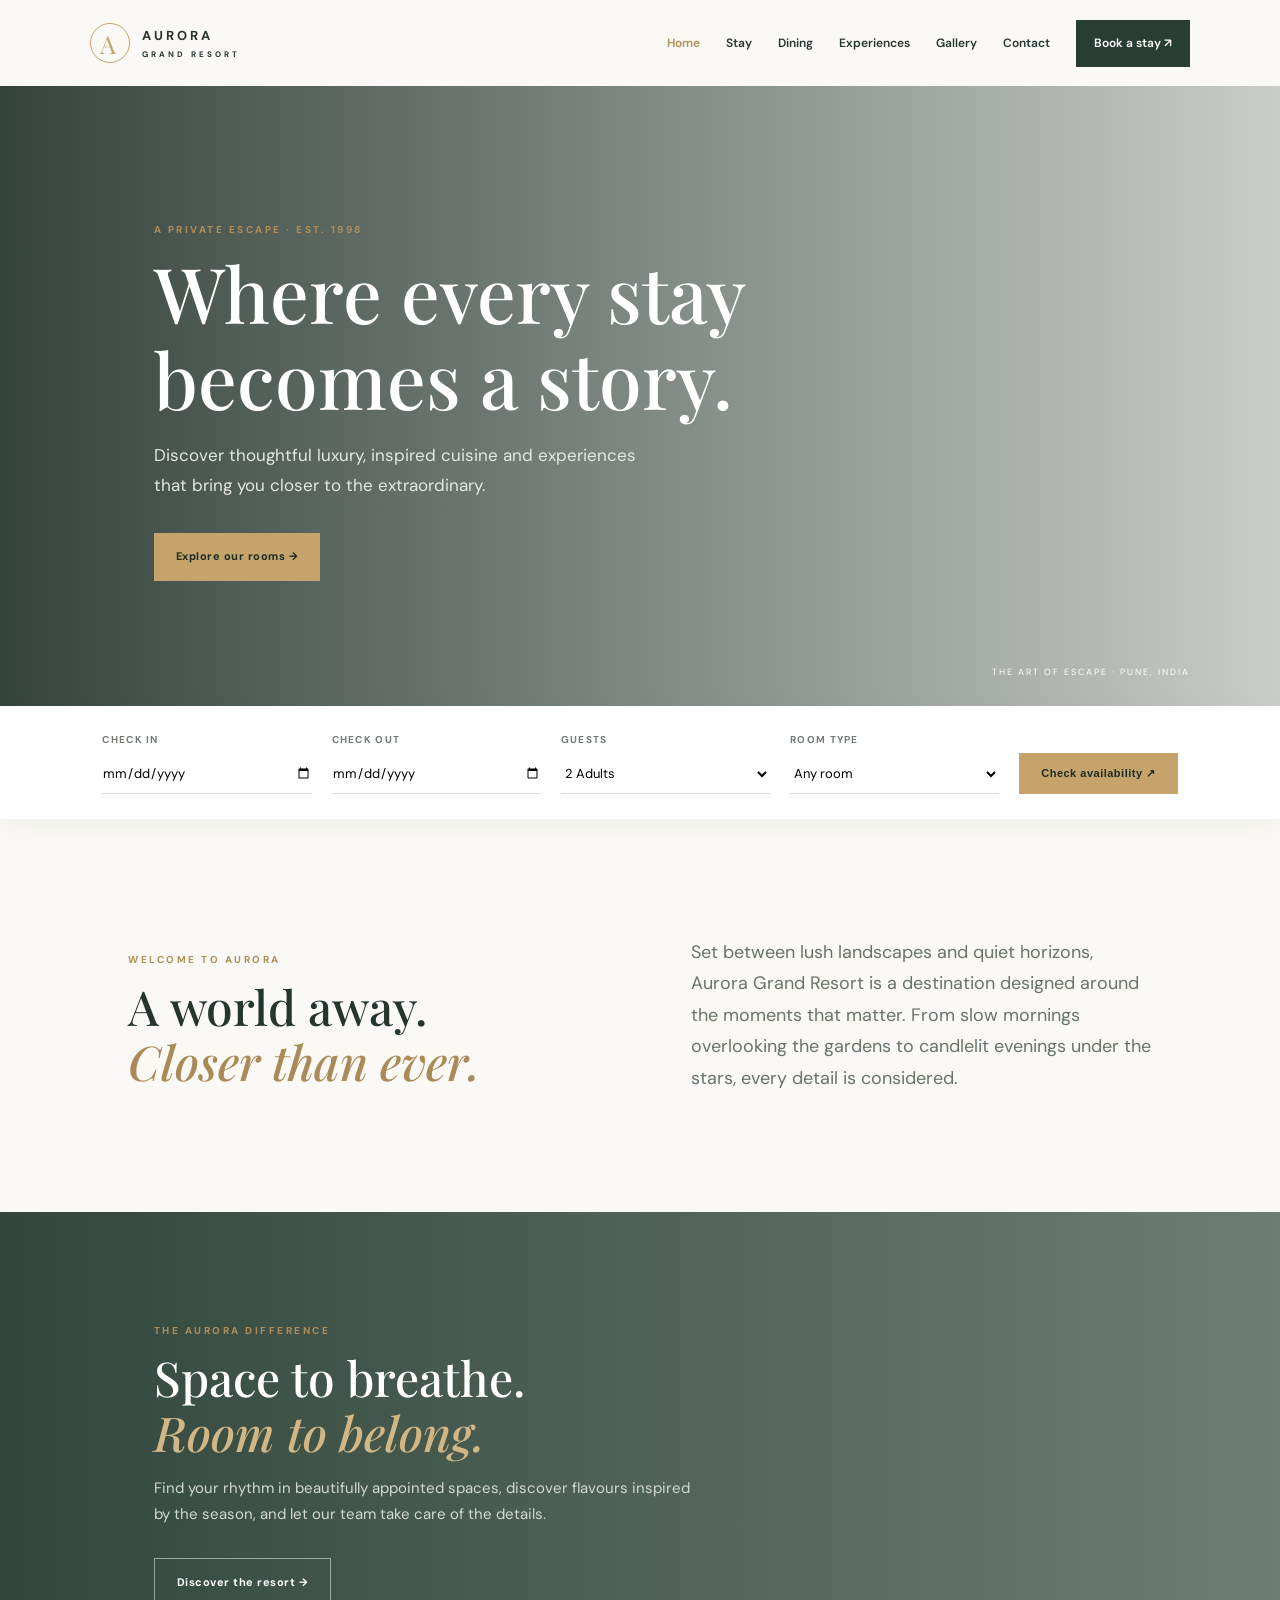
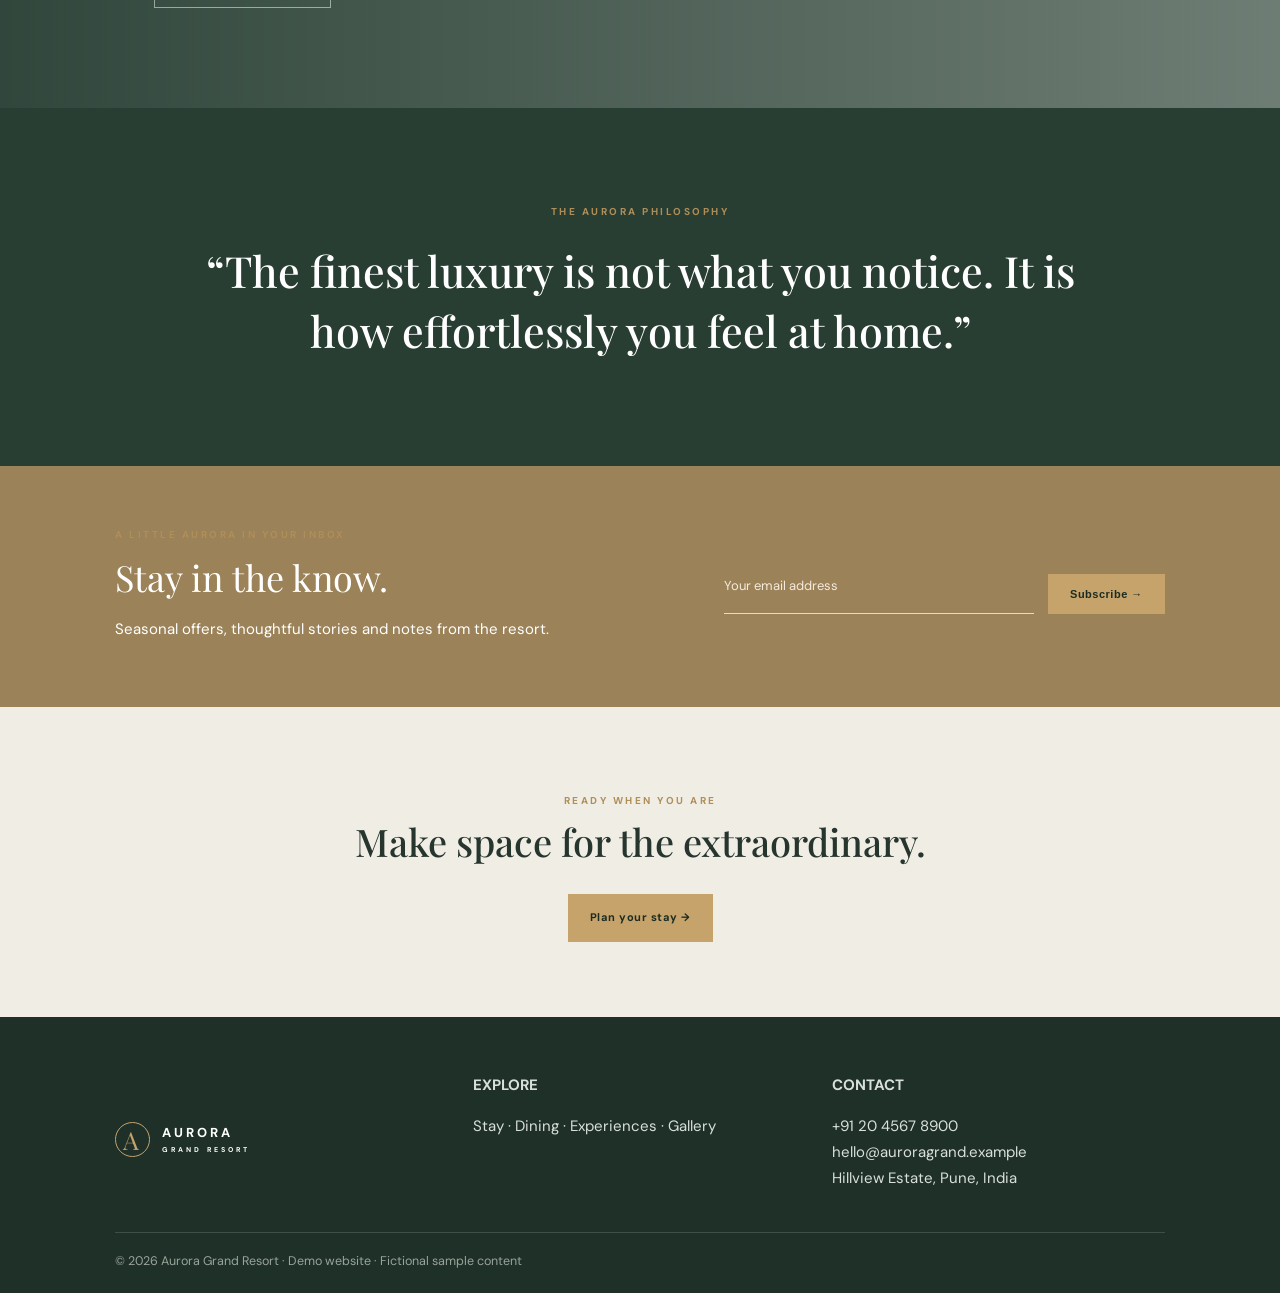
<file: index.html>
<!doctype html><html lang="en"><head><meta charset="utf-8"><meta name="viewport" content="width=device-width, initial-scale=1"><title>Home | Aurora Grand Resort</title><link rel="preconnect" href="https://fonts.googleapis.com"><link href="https://fonts.googleapis.com/css2?family=DM+Sans:wght@400;500;600;700&family=Playfair+Display:wght@500;600;700&display=swap" rel="stylesheet"><link rel="stylesheet" href="assets/css/style.css"></head><body>
<header><a class="brand" href="index.html"><span>A</span><b>AURORA<small>GRAND RESORT</small></b></a><button class="menu">☰</button><nav><a class="active" href="index.html">Home</a><a class="" href="rooms.html">Stay</a><a class="" href="dining.html">Dining</a><a class="" href="experiences.html">Experiences</a><a class="" href="gallery.html">Gallery</a><a class="" href="contact.html">Contact</a><a class="book" href="index.html#booking">Book a stay ↗</a></nav></header>
<main><section class="hero" style="background-image:linear-gradient(90deg,#14251edb,#14251e35),url('https://images.unsplash.com/photo-1611892440504-42a792e24d32?auto=format&fit=crop&w=2200&q=85')"><div><p class="eyebrow">A PRIVATE ESCAPE · EST. 1998</p><h1>Where every stay becomes a story.</h1><p>Discover thoughtful luxury, inspired cuisine and experiences that bring you closer to the extraordinary.</p><a class="btn" href="rooms.html">Explore our rooms →</a></div><small class="hero-note">THE ART OF ESCAPE · PUNE, INDIA</small></section>

<section class="booking" id="booking"><form id="bookingForm"><label>Check in<input type="date" id="checkin" required></label><label>Check out<input type="date" id="checkout" required></label><label>Guests<select><option>2 Adults</option><option>1 Adult</option><option>2 Adults, 1 Child</option><option>4 Adults</option></select></label><label>Room type<select><option>Any room</option><option>Deluxe Room</option><option>Garden Suite</option><option>Presidential Villa</option></select></label><button class="btn">Check availability ↗</button></form></section>
<section class="intro"><div><p class="eyebrow">WELCOME TO AURORA</p><h2>A world away.<br><i>Closer than ever.</i></h2></div><p class="lead">Set between lush landscapes and quiet horizons, Aurora Grand Resort is a destination designed around the moments that matter. From slow mornings overlooking the gardens to candlelit evenings under the stars, every detail is considered.</p></section>
<section class="dark-feature"><div><p class="eyebrow">THE AURORA DIFFERENCE</p><h2>Space to breathe.<br><i>Room to belong.</i></h2><p>Find your rhythm in beautifully appointed spaces, discover flavours inspired by the season, and let our team take care of the details.</p><a class="btn outline" href="experiences.html">Discover the resort →</a></div></section>
<section class="quote"><p class="eyebrow">THE AURORA PHILOSOPHY</p><blockquote>“The finest luxury is not what you notice. It is how effortlessly you feel at home.”</blockquote></section>
<section class="newsletter"><div><p class="eyebrow">A LITTLE AURORA IN YOUR INBOX</p><h2>Stay in the know.</h2><p>Seasonal offers, thoughtful stories and notes from the resort.</p></div><form id="newsletterForm"><input type="email" placeholder="Your email address" required><button class="btn">Subscribe →</button></form></section>
<section class="closing"><p class="eyebrow">READY WHEN YOU ARE</p><h2>Make space for the extraordinary.</h2><a class="btn" href="index.html#booking">Plan your stay →</a></section></main>
<footer><div class="foot-brand"><span>A</span><b>AURORA<small>GRAND RESORT</small></b></div><div><b>EXPLORE</b><p><a href="rooms.html">Stay</a> · <a href="dining.html">Dining</a> · <a href="experiences.html">Experiences</a> · <a href="gallery.html">Gallery</a></p></div><div><b>CONTACT</b><p>+91 20 4567 8900<br>hello@auroragrand.example<br>Hillview Estate, Pune, India</p></div><small>© 2026 Aurora Grand Resort · Demo website · Fictional sample content</small></footer>
<div class="toast" role="status"></div><script src="assets/js/main.js"></script></body></html>
</file>
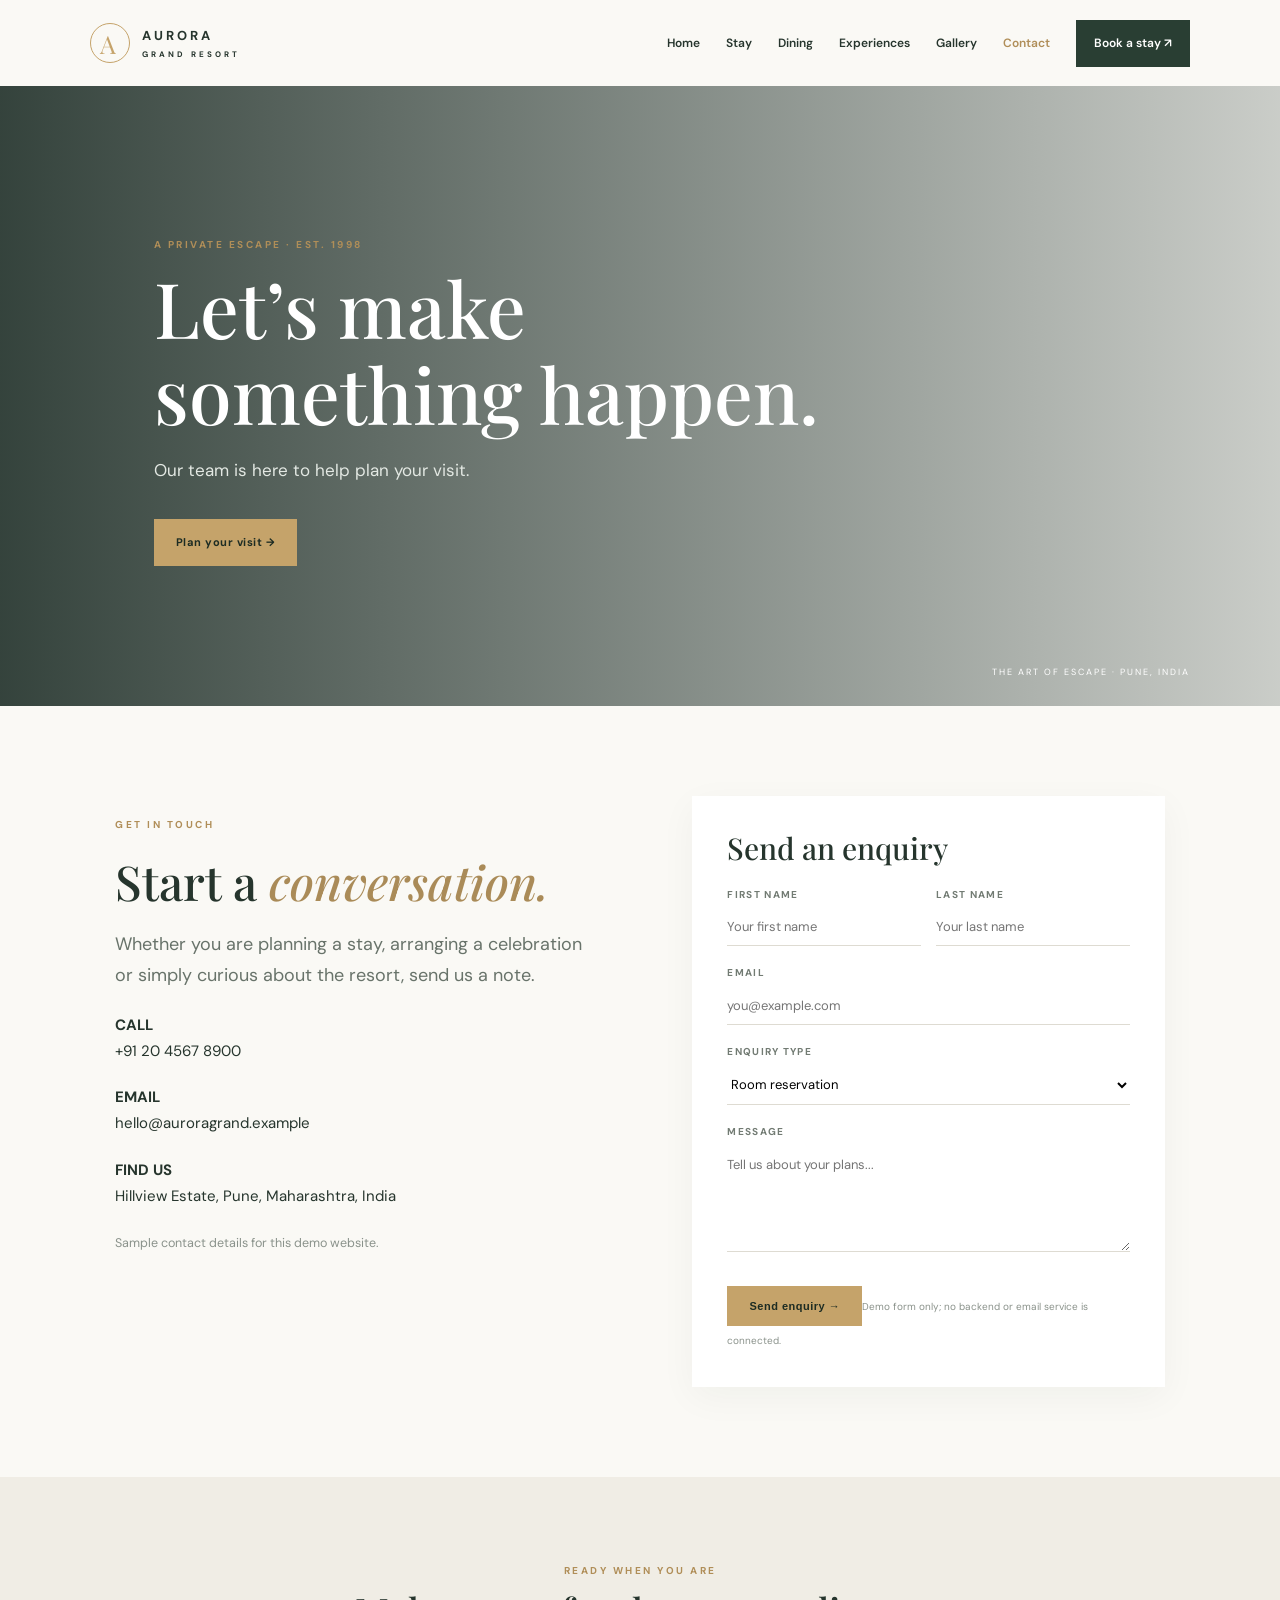
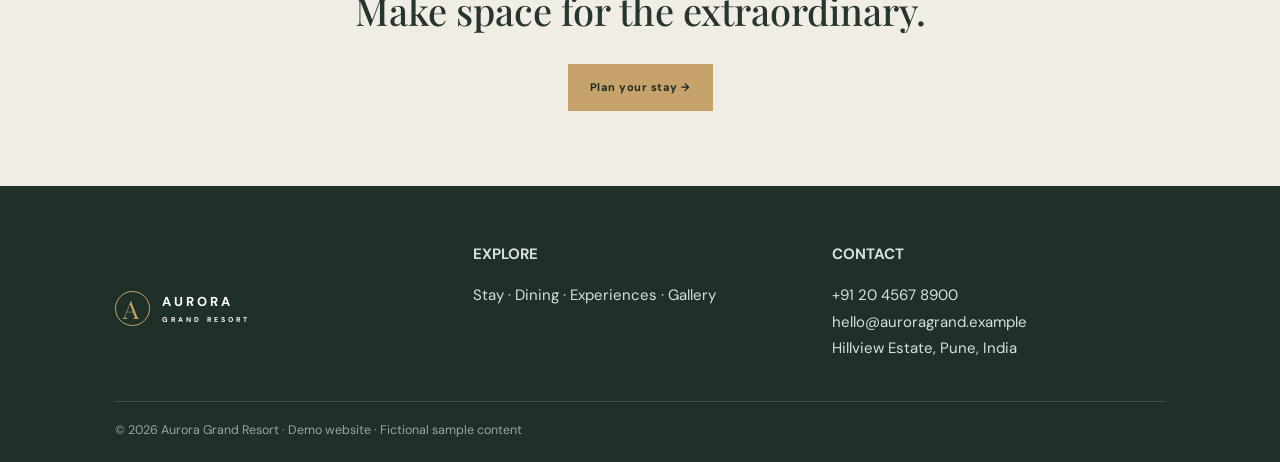
<file: contact.html>
<!doctype html><html lang="en"><head><meta charset="utf-8"><meta name="viewport" content="width=device-width, initial-scale=1"><title>Contact | Aurora Grand Resort</title><link rel="preconnect" href="https://fonts.googleapis.com"><link href="https://fonts.googleapis.com/css2?family=DM+Sans:wght@400;500;600;700&family=Playfair+Display:wght@500;600;700&display=swap" rel="stylesheet"><link rel="stylesheet" href="assets/css/style.css"></head><body>
<header><a class="brand" href="index.html"><span>A</span><b>AURORA<small>GRAND RESORT</small></b></a><button class="menu">☰</button><nav><a class="" href="index.html">Home</a><a class="" href="rooms.html">Stay</a><a class="" href="dining.html">Dining</a><a class="" href="experiences.html">Experiences</a><a class="" href="gallery.html">Gallery</a><a class="active" href="contact.html">Contact</a><a class="book" href="index.html#booking">Book a stay ↗</a></nav></header>
<main><section class="hero" style="background-image:linear-gradient(90deg,#14251edb,#14251e35),url('https://images.unsplash.com/photo-1511818966892-d7d671e672a2?auto=format&fit=crop&w=2200&q=85')"><div><p class="eyebrow">A PRIVATE ESCAPE · EST. 1998</p><h1>Let’s make something happen.</h1><p>Our team is here to help plan your visit.</p><a class="btn" href="contact.html">Plan your visit →</a></div><small class="hero-note">THE ART OF ESCAPE · PUNE, INDIA</small></section>
<section class="contact"><div><p class="eyebrow">GET IN TOUCH</p><h2>Start a <i>conversation.</i></h2><p class="lead">Whether you are planning a stay, arranging a celebration or simply curious about the resort, send us a note.</p><p><b>CALL</b><br>+91 20 4567 8900</p><p><b>EMAIL</b><br>hello@auroragrand.example</p><p><b>FIND US</b><br>Hillview Estate, Pune, Maharashtra, India</p><small>Sample contact details for this demo website.</small></div><form id="contactForm" class="contact-form"><h2>Send an enquiry</h2><div class="two"><label>First name<input required placeholder="Your first name"></label><label>Last name<input required placeholder="Your last name"></label></div><label>Email<input type="email" required placeholder="you@example.com"></label><label>Enquiry type<select><option>Room reservation</option><option>Dining</option><option>Celebration or event</option><option>Experiences</option><option>Other</option></select></label><label>Message<textarea rows="5" required placeholder="Tell us about your plans..."></textarea></label><button class="btn">Send enquiry →</button><small>Demo form only; no backend or email service is connected.</small></form></section>
<section class="closing"><p class="eyebrow">READY WHEN YOU ARE</p><h2>Make space for the extraordinary.</h2><a class="btn" href="index.html#booking">Plan your stay →</a></section></main>
<footer><div class="foot-brand"><span>A</span><b>AURORA<small>GRAND RESORT</small></b></div><div><b>EXPLORE</b><p><a href="rooms.html">Stay</a> · <a href="dining.html">Dining</a> · <a href="experiences.html">Experiences</a> · <a href="gallery.html">Gallery</a></p></div><div><b>CONTACT</b><p>+91 20 4567 8900<br>hello@auroragrand.example<br>Hillview Estate, Pune, India</p></div><small>© 2026 Aurora Grand Resort · Demo website · Fictional sample content</small></footer>
<div class="toast" role="status"></div><script src="assets/js/main.js"></script></body></html>
</file>
<file: assets/css/style.css>
*{box-sizing:border-box}body{margin:0;color:#26352d;background:#faf9f5;font:15px/1.75 "DM Sans",sans-serif}a{color:inherit;text-decoration:none}header{height:86px;padding:0 7%;display:flex;align-items:center;justify-content:space-between;background:#faf9f5;position:relative;z-index:5}.brand,.foot-brand{display:flex;align-items:center;gap:12px;letter-spacing:3px;font-size:13px}.brand>span,.foot-brand>span{border:1px solid #c5a36a;color:#c5a36a;border-radius:50%;width:40px;height:40px;display:grid;place-items:center;font:25px "Playfair Display"}.brand small,.foot-brand small{display:block;font-size:8px;letter-spacing:3px}nav{display:flex;align-items:center;gap:26px;font-size:12px;font-weight:600}nav a.active,nav a:hover{color:#b08e58}.book{background:#293e33;color:white;padding:13px 18px}.menu{display:none}.hero{height:620px;background-size:cover;background-position:center;position:relative;color:white;display:flex;align-items:center;padding:0 12%}.hero>div{max-width:670px}.hero h1{font:500 clamp(48px,6vw,78px)/1.12 "Playfair Display";margin:8px 0 20px;max-width:800px}.hero h1 i,h2 i{color:#d2b784;font-weight:500}.hero>div>p:not(.eyebrow){max-width:500px;color:#e3e8e3;font-size:17px}.hero-note{position:absolute;bottom:25px;right:7%;font-size:9px;letter-spacing:2px}.eyebrow{font-size:10px;letter-spacing:2.5px;color:#b08e58;font-weight:700}.btn{display:inline-block;background:#c5a36a;color:#1d2c23;border:0;padding:14px 22px;font-weight:700;font-size:11px;letter-spacing:.5px;cursor:pointer;margin-top:16px}.intro{padding:100px 10%;display:grid;grid-template-columns:1fr 1fr;gap:10%;align-items:center}.intro h2,.contact h2{font:500 48px/1.15 "Playfair Display";margin:0}.intro h2 i,.contact h2 i{color:#aa8b58}.lead{font-size:18px;color:#68736a}.booking{padding:25px 8%;background:white;box-shadow:0 8px 30px #1b2c1e0b}.booking form{display:grid;grid-template-columns:repeat(4,1fr) auto;gap:20px;align-items:end}.booking label,.contact-form label{font-size:10px;letter-spacing:1.3px;text-transform:uppercase;font-weight:700;color:#727b73;display:flex;flex-direction:column;gap:5px}.booking input,.booking select,.contact-form input,.contact-form select,.contact-form textarea,.newsletter input{border:0;border-bottom:1px solid #dedbd2;padding:10px 0;background:transparent;font:13px "DM Sans";min-width:0}.dark-feature{background:linear-gradient(90deg,#263d32f2,#263d32a8),url("https://images.unsplash.com/photo-1617104678098-de229db51175?auto=format&fit=crop&w=1800&q=85") center/cover;color:white;padding:100px 12%;min-height:440px}.dark-feature>div{max-width:550px}.dark-feature h2,.closing h2{font:500 48px/1.15 "Playfair Display";margin:0 0 15px}.dark-feature p:not(.eyebrow){color:#d1d9d2}.outline{border:1px solid #ffffff80;background:transparent;color:white}.quote{text-align:center;padding:85px 10%;background:#293e33;color:white}.quote blockquote{font:500 clamp(27px,3.5vw,43px)/1.4 "Playfair Display";max-width:900px;margin:20px auto}.newsletter{background:#9b8258;color:white;padding:50px 9%;display:flex;justify-content:space-between;align-items:center}.newsletter h2{font:36px "Playfair Display";margin:0}.newsletter form{display:flex;gap:14px;width:42%}.newsletter input{flex:1;color:white}.newsletter input::placeholder{color:#f4ebdc}.cards{padding:80px 9%;display:grid;grid-template-columns:repeat(2,1fr);gap:35px}.cards article{background:white}.cards img{width:100%;height:300px;object-fit:cover}.cards article>div{padding:25px 30px 35px}.cards h2{font:32px "Playfair Display";margin:0}.cards article p:not(.eyebrow){color:#68736a}.text-link{font-size:12px;font-weight:700;border-bottom:1px solid #c5a36a;padding-bottom:4px}.gallery{padding:80px 8%;display:grid;grid-template-columns:repeat(3,1fr);grid-auto-rows:240px;gap:15px}.gallery img{width:100%;height:100%;object-fit:cover;cursor:pointer;transition:.25s}.gallery img:hover{filter:brightness(.8)}.contact{padding:90px 9%;display:grid;grid-template-columns:1fr 1fr;gap:10%;align-items:start}.contact>div>p{margin:20px 0}.contact-form{background:white;padding:35px;box-shadow:0 10px 35px #1a30200b}.contact-form h2{font-size:30px;margin:0 0 20px}.contact-form label{margin-bottom:18px}.contact-form input,.contact-form select,.contact-form textarea{width:100%;text-transform:none;letter-spacing:0}.two{display:grid;grid-template-columns:1fr 1fr;gap:15px}.closing{text-align:center;padding:75px 15px;background:#f0ede5}.closing h2{font-size:38px}footer{background:#1e3028;color:#d9e0d9;padding:55px 9% 20px;display:grid;grid-template-columns:1fr 1fr 1fr;gap:25px}footer>small{grid-column:1/-1;border-top:1px solid #ffffff25;padding-top:18px;color:#9aa49b}.foot-brand{color:white}.foot-brand>span{width:35px;height:35px}.foot-brand small{font-size:7px}.toast{position:fixed;bottom:25px;right:25px;background:#263c32;color:white;padding:14px 20px;opacity:0;transform:translateY(10px);transition:.25s;z-index:20}.toast.show{opacity:1;transform:none}.lightbox{display:none;position:fixed;inset:0;background:#101813ed;z-index:10;align-items:center;justify-content:center;padding:5%}.lightbox.open{display:flex}.lightbox img{max-height:85vh;max-width:90vw}.lightbox button{position:absolute;right:25px;top:15px;background:none;color:white;border:0;font-size:42px}.contact small{color:#8a928b}.contact-form small{font-size:10px}.two{display:grid}@media(max-width:850px){header{padding:0 5%}.menu{display:block;background:none;border:0;font-size:24px;color:#293e33}nav{display:none;position:absolute;top:86px;left:0;right:0;background:#faf9f5;padding:20px 7%;flex-direction:column;align-items:stretch;box-shadow:0 12px 20px #0001}nav.open{display:flex}.hero{height:560px;padding:0 7%}.booking form{grid-template-columns:1fr 1fr}.booking form button{grid-column:1/-1}.intro,.contact{grid-template-columns:1fr;gap:20px}.cards{grid-template-columns:1fr}.gallery{grid-template-columns:1fr 1fr;grid-auto-rows:180px}.newsletter{display:block}.newsletter form{width:100%;margin-top:20px}footer{grid-template-columns:1fr 1fr}}@media(max-width:480px){.hero h1{font-size:48px}.booking form{grid-template-columns:1fr}.booking form button{grid-column:auto}.intro{padding:70px 7%}.dark-feature{padding:75px 7%}.gallery{padding:45px 5%;gap:8px;grid-auto-rows:140px}.contact{padding:65px 6%}.contact-form{padding:22px}.two{grid-template-columns:1fr}.newsletter{padding:45px 7%}footer{grid-template-columns:1fr}.hero-note{display:none}}
</file>
